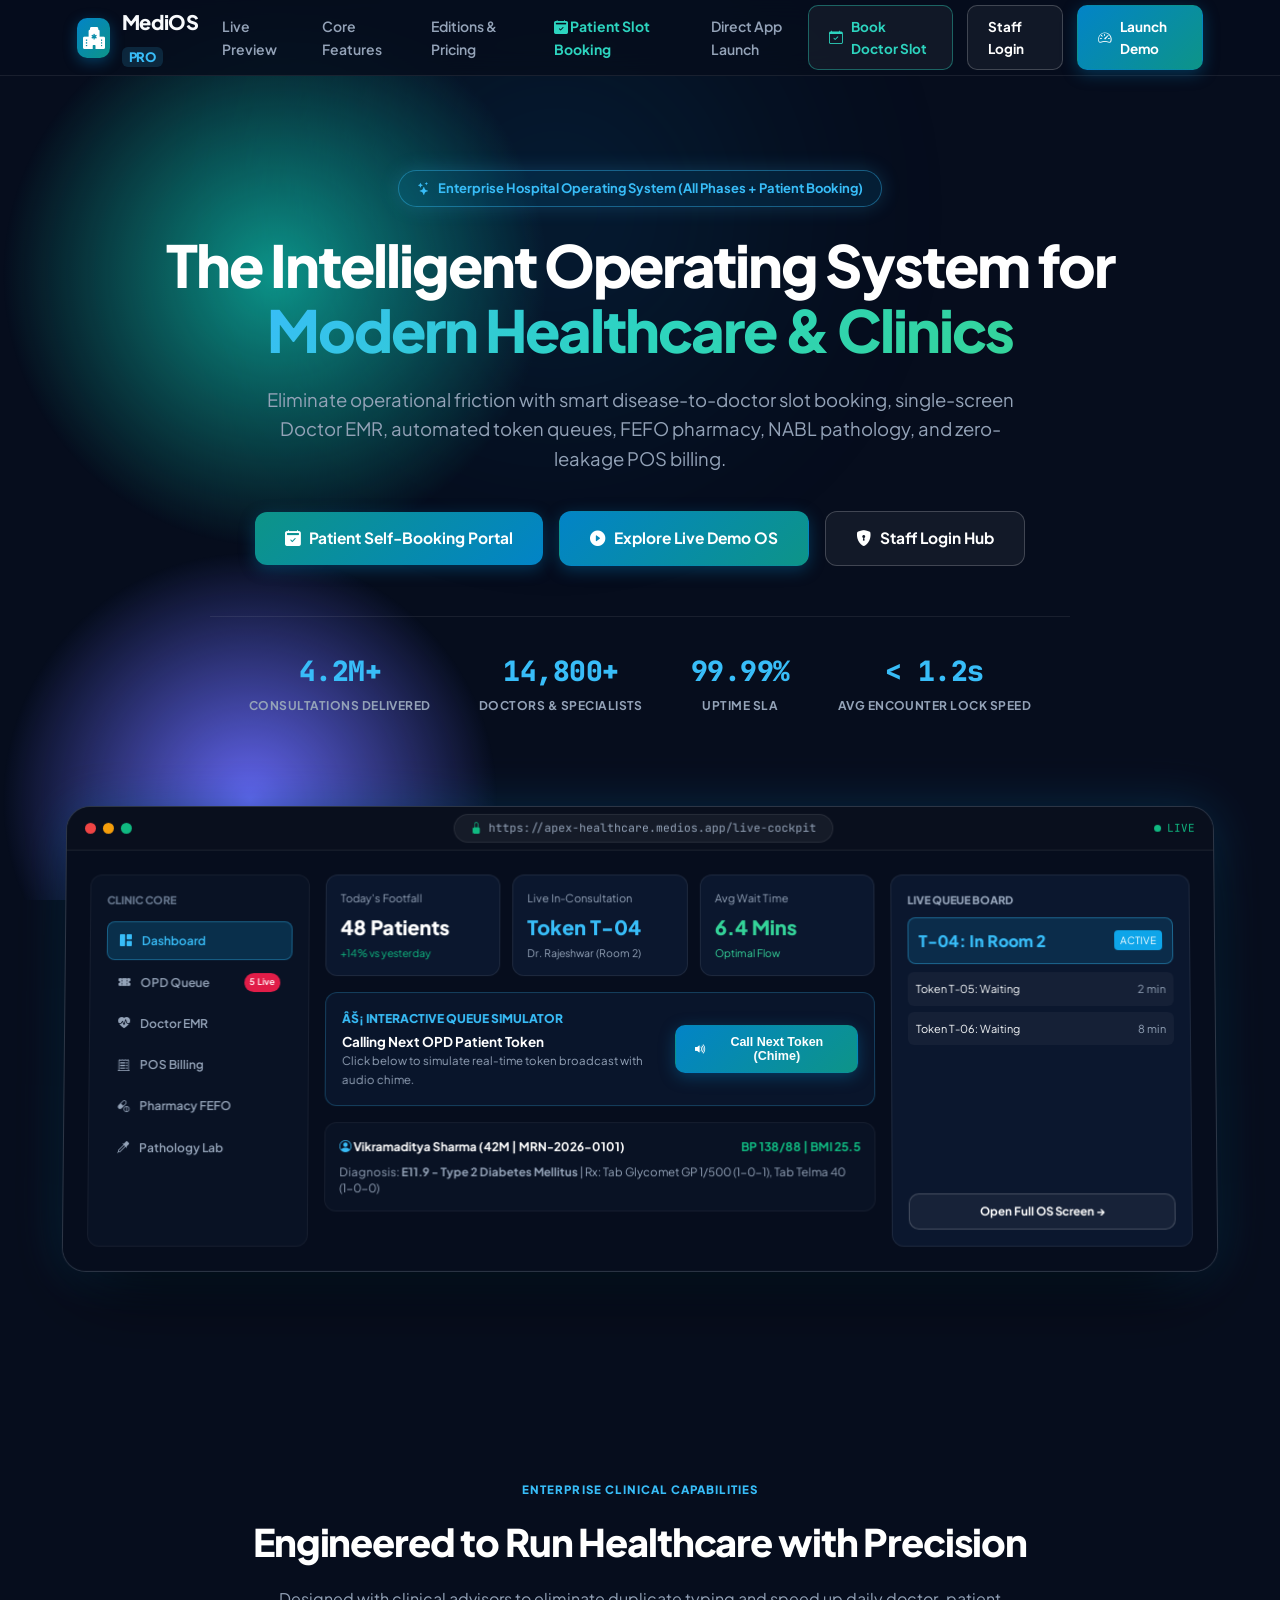
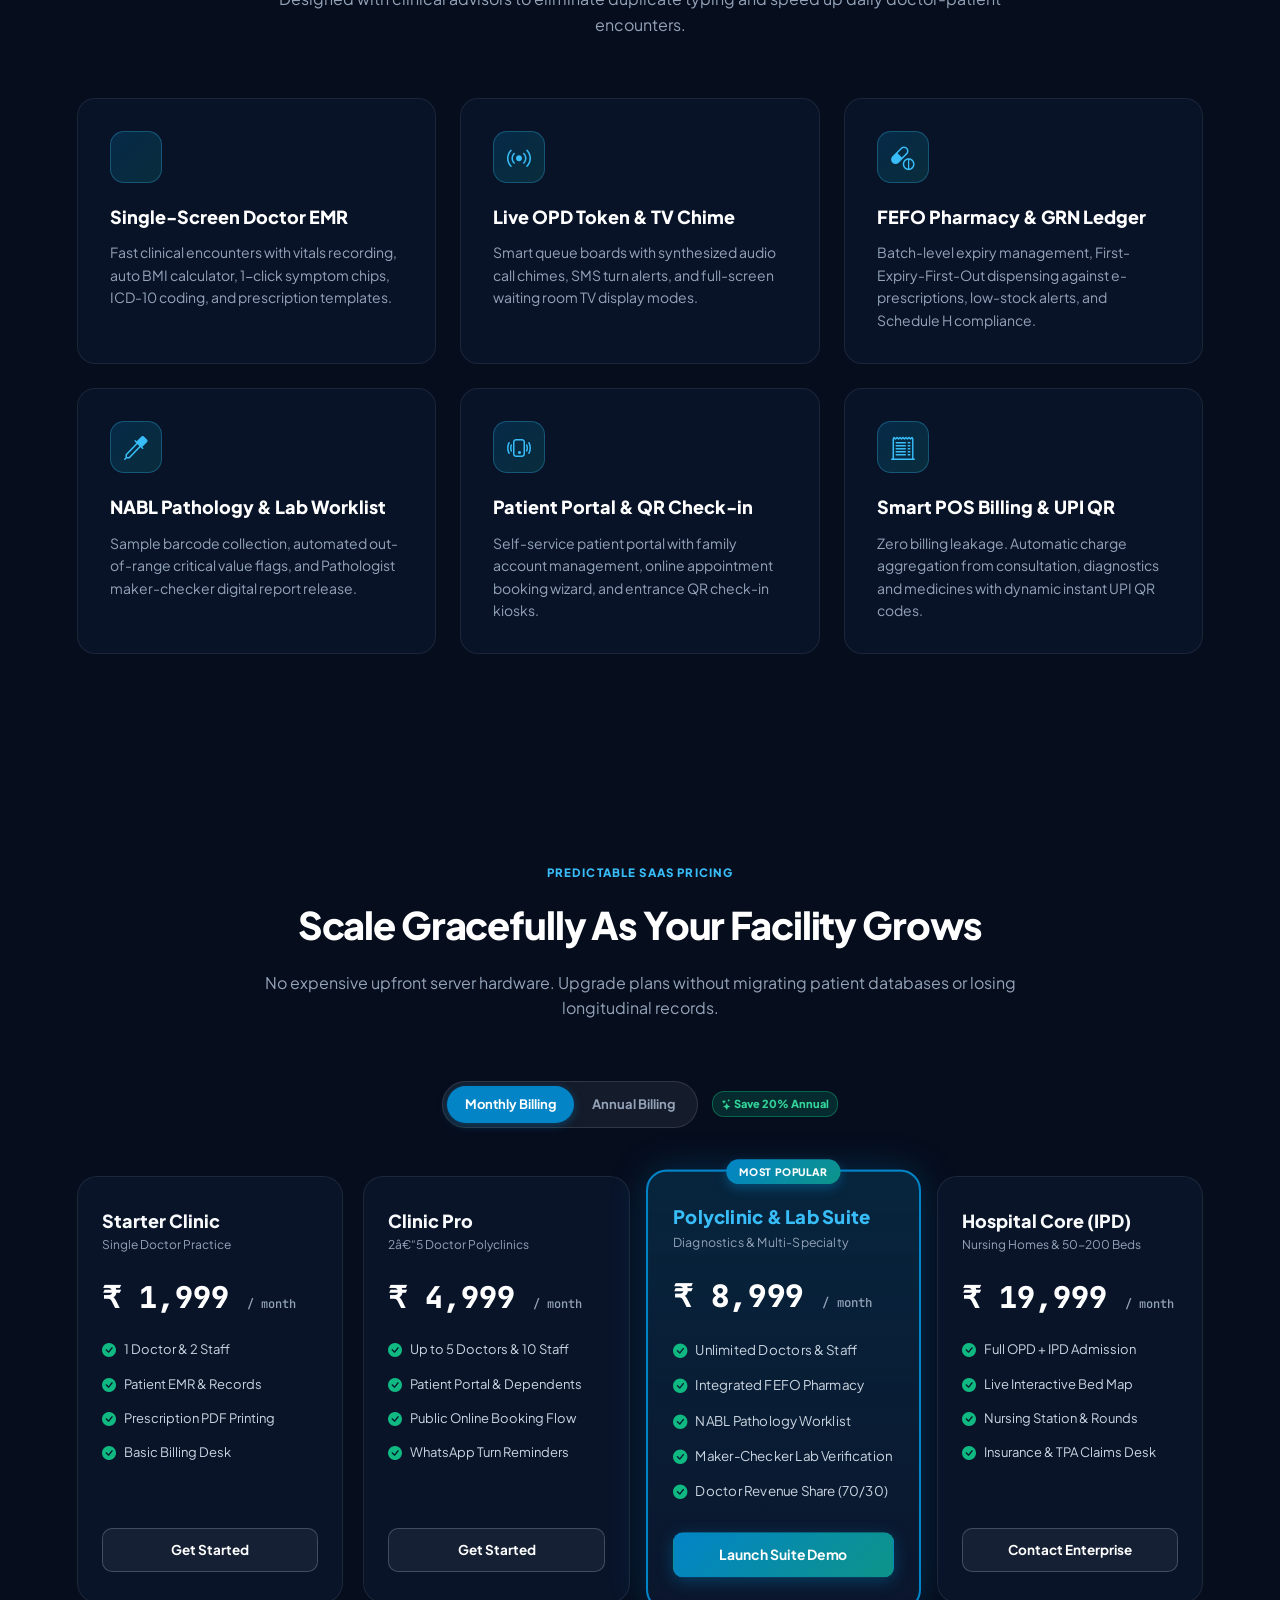
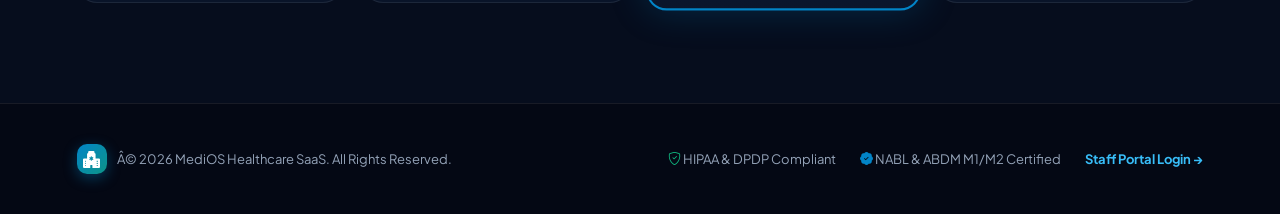
<file: index.html>
<!DOCTYPE html>
<html lang="en">
<head>
    <meta charset="UTF-8">
    <meta name="viewport" content="width=device-width, initial-scale=1.0">
    <title>MediOS Pro — Next-Gen Hospital & Healthcare Operating System</title>
    <!-- Fonts & Icons -->
    <link rel="preconnect" href="https://fonts.googleapis.com">
    <link rel="preconnect" href="https://fonts.gstatic.com" crossorigin>
    <link href="https://fonts.googleapis.com/css2?family=JetBrains+Mono:wght@400;500;700&family=Plus+Jakarta+Sans:wght@300;400;500;600;700;800;900&display=swap" rel="stylesheet">
    <link rel="stylesheet" href="https://cdn.jsdelivr.net/npm/bootstrap-icons@1.11.3/font/bootstrap-icons.min.css">
    
    <style>
        :root {
            --primary: #0284c7;
            --primary-light: #38bdf8;
            --primary-dark: #0369a1;
            --teal: #0d9488;
            --teal-light: #2dd4bf;
            --teal-dark: #0f766e;
            --emerald: #10b981;
            --rose: #f43f5e;
            --navy-950: #040814;
            --navy-900: #060d1d;
            --navy-800: #0b1528;
            --navy-700: #13223f;
            --slate-800: #1e293b;
            --slate-700: #334155;
            --slate-400: #94a3b8;
            --text-light: #f8fafc;
            --radius-md: 10px;
            --radius-lg: 16px;
            --radius-xl: 24px;
            --font-sans: 'Plus Jakarta Sans', system-ui, sans-serif;
            --font-mono: 'JetBrains Mono', monospace;
        }

        * {
            box-sizing: border-box;
            margin: 0;
            padding: 0;
        }

        body {
            font-family: var(--font-sans);
            background-color: var(--navy-900);
            color: var(--text-light);
            line-height: 1.6;
            overflow-x: hidden;
            -webkit-font-smoothing: antialiased;
            position: relative;
        }

        a { text-decoration: none; color: inherit; }

        /* Background Ambient Glows */
        .ambient-bg {
            position: fixed;
            top: 0;
            left: 0;
            width: 100vw;
            height: 100vh;
            pointer-events: none;
            z-index: 0;
            overflow: hidden;
        }

        .ambient-glow {
            position: absolute;
            border-radius: 50%;
            filter: blur(100px);
            opacity: 0.18;
            animation: floatGlow 16s ease-in-out infinite alternate;
        }

        .ambient-glow-1 {
            top: -10%;
            left: 20%;
            width: 600px;
            height: 600px;
            background: radial-gradient(circle, #0284c7 0%, transparent 70%);
        }

        .ambient-glow-2 {
            top: 45%;
            right: -5%;
            width: 550px;
            height: 550px;
            background: radial-gradient(circle, #0d9488 0%, transparent 70%);
            animation-delay: -6s;
        }

        .ambient-glow-3 {
            bottom: -10%;
            left: 10%;
            width: 500px;
            height: 500px;
            background: radial-gradient(circle, #6366f1 0%, transparent 70%);
            animation-delay: -10s;
        }

        @keyframes floatGlow {
            0% { transform: translate(0, 0) scale(1); }
            50% { transform: translate(40px, -30px) scale(1.1); }
            100% { transform: translate(-30px, 30px) scale(0.95); }
        }

        /* Navbar */
        .landing-nav {
            position: fixed;
            top: 0;
            left: 0;
            right: 0;
            height: 76px;
            background: rgba(6, 13, 29, 0.85);
            backdrop-filter: blur(14px);
            border-bottom: 1px solid rgba(255, 255, 255, 0.08);
            z-index: 1000;
            display: flex;
            align-items: center;
            justify-content: space-between;
            padding: 0 6%;
            transition: all 0.3s ease;
        }

        .brand-logo {
            display: flex;
            align-items: center;
            gap: 12px;
            font-size: 20px;
            font-weight: 900;
            letter-spacing: -0.02em;
        }

        .brand-logo-badge {
            width: 40px;
            height: 40px;
            border-radius: 10px;
            background: linear-gradient(135deg, #0284c7, #0d9488);
            display: flex;
            align-items: center;
            justify-content: center;
            color: white;
            font-size: 22px;
            box-shadow: 0 4px 14px rgba(2, 132, 199, 0.4);
            animation: pulseSoft 3s ease-in-out infinite;
        }

        @keyframes pulseSoft {
            0%, 100% { transform: scale(1); box-shadow: 0 4px 14px rgba(2, 132, 199, 0.4); }
            50% { transform: scale(1.05); box-shadow: 0 6px 20px rgba(14, 165, 233, 0.6); }
        }

        .nav-links {
            display: flex;
            align-items: center;
            gap: 32px;
            font-size: 14px;
            font-weight: 600;
            color: var(--slate-400);
        }

        .nav-links a {
            transition: color 0.2s ease;
            position: relative;
        }

        .nav-links a:hover {
            color: white;
        }

        .nav-links a::after {
            content: '';
            position: absolute;
            bottom: -6px;
            left: 0;
            width: 0%;
            height: 2px;
            background: #38bdf8;
            transition: width 0.2s ease;
        }

        .nav-links a:hover::after {
            width: 100%;
        }

        .nav-cta-group {
            display: flex;
            align-items: center;
            gap: 14px;
        }

        .btn {
            display: inline-flex;
            align-items: center;
            justify-content: center;
            gap: 8px;
            padding: 10px 20px;
            border-radius: var(--radius-md);
            font-size: 13.5px;
            font-weight: 700;
            border: 1px solid transparent;
            cursor: pointer;
            transition: all 0.25s cubic-bezier(0.16, 1, 0.3, 1);
            text-decoration: none;
            position: relative;
            overflow: hidden;
        }

        .btn-outline {
            background: rgba(255, 255, 255, 0.05);
            border-color: rgba(255, 255, 255, 0.2);
            color: white;
        }

        .btn-outline:hover {
            background: rgba(255, 255, 255, 0.12);
            border-color: rgba(56, 189, 248, 0.6);
            color: #38bdf8;
            transform: translateY(-2px);
        }

        .btn-primary {
            background: linear-gradient(135deg, #0284c7 0%, #0d9488 100%);
            color: white;
            box-shadow: 0 4px 16px rgba(2, 132, 199, 0.35);
        }

        .btn-primary:hover {
            transform: translateY(-2px) scale(1.02);
            box-shadow: 0 8px 26px rgba(2, 132, 199, 0.6);
        }

        .btn-lg {
            padding: 14px 30px;
            font-size: 15.5px;
            border-radius: 12px;
        }

        /* Hero Section */
        .hero-section {
            padding: 170px 5% 90px;
            text-align: center;
            position: relative;
            z-index: 1;
        }

        .hero-pill-badge {
            display: inline-flex;
            align-items: center;
            gap: 8px;
            padding: 7px 18px;
            border-radius: 9999px;
            background: rgba(2, 132, 199, 0.14);
            border: 1px solid rgba(56, 189, 248, 0.4);
            color: #38bdf8;
            font-size: 13px;
            font-weight: 700;
            margin-bottom: 26px;
            animation: floatSmooth 4s ease-in-out infinite;
            box-shadow: 0 0 20px rgba(56, 189, 248, 0.2);
        }

        @keyframes floatSmooth {
            0%, 100% { transform: translateY(0); }
            50% { transform: translateY(-6px); }
        }

        .hero-headline {
            font-size: 58px;
            font-weight: 900;
            line-height: 1.12;
            letter-spacing: -0.035em;
            max-width: 980px;
            margin: 0 auto 22px;
            color: #ffffff;
        }

        .hero-headline span {
            background: linear-gradient(135deg, #38bdf8 0%, #2dd4bf 50%, #34d399 100%);
            -webkit-background-clip: text;
            -webkit-text-fill-color: transparent;
        }

        .hero-subtext {
            font-size: 18.5px;
            color: var(--slate-400);
            max-width: 760px;
            margin: 0 auto 38px;
            font-weight: 400;
            line-height: 1.6;
        }

        .hero-cta-wrap {
            display: flex;
            align-items: center;
            justify-content: center;
            gap: 16px;
            margin-bottom: 50px;
        }

        .trust-metrics-strip {
            display: flex;
            justify-content: center;
            gap: 48px;
            padding-top: 32px;
            border-top: 1px solid rgba(255, 255, 255, 0.08);
            max-width: 860px;
            margin: 0 auto;
        }

        .metric-item {
            text-align: center;
        }

        .metric-val {
            font-size: 28px;
            font-weight: 900;
            color: #38bdf8;
            font-family: var(--font-mono);
            letter-spacing: -0.02em;
        }

        .metric-label {
            font-size: 12px;
            color: var(--slate-400);
            text-transform: uppercase;
            font-weight: 700;
            letter-spacing: 0.04em;
            margin-top: 2px;
        }

        /* Mockup Window Preview */
        .preview-window-container {
            max-width: 1180px;
            margin: 0 auto;
            border-radius: var(--radius-xl);
            background: var(--navy-800);
            border: 1px solid rgba(255, 255, 255, 0.14);
            box-shadow: 0 30px 80px -20px rgba(0, 0, 0, 0.8), 0 0 50px rgba(2, 132, 199, 0.25);
            overflow: hidden;
            position: relative;
            transform: perspective(1000px) rotateX(1deg);
            transition: transform 0.4s ease;
        }

        .preview-window-container:hover {
            transform: perspective(1000px) rotateX(0deg) translateY(-4px);
        }

        .mockup-titlebar {
            height: 44px;
            background: #090f1d;
            border-bottom: 1px solid rgba(255, 255, 255, 0.08);
            display: flex;
            align-items: center;
            justify-content: space-between;
            padding: 0 18px;
            font-size: 12px;
            color: var(--slate-400);
        }

        .traffic-lights {
            display: flex;
            gap: 7px;
        }

        .traffic-dot {
            width: 11px;
            height: 11px;
            border-radius: 50%;
        }

        .dot-red { background: #ef4444; }
        .dot-yellow { background: #f59e0b; }
        .dot-green { background: #10b981; }

        .mockup-address-bar {
            background: rgba(255, 255, 255, 0.05);
            border: 1px solid rgba(255, 255, 255, 0.08);
            padding: 4px 16px;
            border-radius: 20px;
            font-family: var(--font-mono);
            font-size: 11.5px;
            color: #94a3b8;
            display: flex;
            align-items: center;
            gap: 6px;
        }

        .mockup-content {
            padding: 24px;
            background: #060d1d;
            display: grid;
            grid-template-columns: 220px 1fr 300px;
            gap: 16px;
            text-align: left;
            min-height: 420px;
        }

        .mock-sidebar {
            background: #091224;
            border-radius: 12px;
            padding: 16px;
            border: 1px solid rgba(255, 255, 255, 0.05);
        }

        .mock-nav-item {
            padding: 9px 12px;
            border-radius: 8px;
            font-size: 12px;
            font-weight: 600;
            color: var(--slate-400);
            display: flex;
            align-items: center;
            gap: 10px;
            margin-bottom: 4px;
            transition: all 0.2s ease;
            cursor: pointer;
        }

        .mock-nav-item.active {
            background: rgba(14, 165, 233, 0.2);
            color: #38bdf8;
            border: 1px solid rgba(56, 189, 248, 0.35);
        }

        .mock-main {
            display: flex;
            flex-direction: column;
            gap: 16px;
        }

        .mock-kpi-row {
            display: grid;
            grid-template-columns: repeat(3, 1fr);
            gap: 12px;
        }

        .mock-kpi-card {
            background: #0b172e;
            border: 1px solid rgba(255, 255, 255, 0.08);
            border-radius: 12px;
            padding: 14px;
            transition: transform 0.2s ease;
        }

        .mock-kpi-card:hover {
            transform: translateY(-2px);
            border-color: rgba(56, 189, 248, 0.4);
        }

        .mock-right {
            background: #0b172e;
            border-radius: 12px;
            padding: 16px;
            border: 1px solid rgba(255, 255, 255, 0.08);
            display: flex;
            flex-direction: column;
            justify-content: space-between;
        }

        /* Features Section */
        .features-section {
            padding: 110px 6%;
            position: relative;
            z-index: 1;
        }

        .section-header {
            text-align: center;
            max-width: 780px;
            margin: 0 auto 60px;
        }

        .section-tag {
            font-size: 11.5px;
            font-weight: 800;
            text-transform: uppercase;
            letter-spacing: 0.1em;
            color: #38bdf8;
            margin-bottom: 12px;
        }

        .section-title {
            font-size: 38px;
            font-weight: 900;
            letter-spacing: -0.03em;
            color: white;
            margin-bottom: 14px;
        }

        .section-desc {
            font-size: 16px;
            color: var(--slate-400);
        }

        .features-grid {
            display: grid;
            grid-template-columns: repeat(3, 1fr);
            gap: 24px;
            max-width: 1200px;
            margin: 0 auto;
        }

        .feature-box {
            background: rgba(11, 23, 46, 0.7);
            border: 1px solid rgba(255, 255, 255, 0.08);
            border-radius: 18px;
            padding: 32px;
            transition: all 0.3s cubic-bezier(0.16, 1, 0.3, 1);
            backdrop-filter: blur(12px);
            position: relative;
            overflow: hidden;
        }

        .feature-box::before {
            content: '';
            position: absolute;
            top: 0;
            left: 0;
            right: 0;
            height: 2px;
            background: linear-gradient(90deg, transparent, #0ea5e9, transparent);
            opacity: 0;
            transition: opacity 0.3s ease;
        }

        .feature-box:hover {
            transform: translateY(-6px);
            border-color: rgba(56, 189, 248, 0.35);
            box-shadow: 0 20px 40px -10px rgba(0, 0, 0, 0.5), 0 0 25px rgba(2, 132, 199, 0.15);
        }

        .feature-box:hover::before {
            opacity: 1;
        }

        .feature-icon-wrap {
            width: 52px;
            height: 52px;
            border-radius: 14px;
            background: linear-gradient(135deg, rgba(2, 132, 199, 0.2), rgba(13, 148, 136, 0.2));
            border: 1px solid rgba(56, 189, 248, 0.3);
            display: flex;
            align-items: center;
            justify-content: center;
            font-size: 24px;
            color: #38bdf8;
            margin-bottom: 20px;
        }

        .feature-box h3 {
            font-size: 18px;
            font-weight: 800;
            color: white;
            margin-bottom: 10px;
        }

        .feature-box p {
            font-size: 14px;
            color: var(--slate-400);
            line-height: 1.6;
        }

        /* Pricing Section & Interactive Billing Switch */
        .pricing-section {
            padding: 100px 6%;
            position: relative;
            z-index: 1;
        }

        .billing-toggle-wrap {
            display: flex;
            align-items: center;
            justify-content: center;
            gap: 14px;
            margin-bottom: 48px;
        }

        .billing-toggle-btn {
            background: rgba(255, 255, 255, 0.06);
            border: 1px solid rgba(255, 255, 255, 0.12);
            padding: 4px;
            border-radius: 30px;
            display: flex;
            align-items: center;
            cursor: pointer;
        }

        .toggle-option {
            padding: 8px 18px;
            border-radius: 24px;
            font-size: 13px;
            font-weight: 700;
            color: var(--slate-400);
            transition: all 0.2s ease;
        }

        .toggle-option.active {
            background: #0284c7;
            color: white;
            box-shadow: 0 2px 10px rgba(2, 132, 199, 0.4);
        }

        .save-badge {
            background: rgba(16, 185, 129, 0.18);
            border: 1px solid rgba(16, 185, 129, 0.4);
            color: #34d399;
            font-size: 11px;
            font-weight: 800;
            padding: 3px 8px;
            border-radius: 12px;
        }

        .pricing-grid {
            display: grid;
            grid-template-columns: repeat(4, 1fr);
            gap: 20px;
            max-width: 1280px;
            margin: 0 auto;
        }

        .pricing-card {
            background: rgba(11, 23, 46, 0.8);
            border: 1px solid rgba(255, 255, 255, 0.08);
            border-radius: 20px;
            padding: 30px 24px;
            display: flex;
            flex-direction: column;
            justify-content: space-between;
            position: relative;
            transition: all 0.3s cubic-bezier(0.16, 1, 0.3, 1);
        }

        .pricing-card:hover {
            transform: translateY(-6px);
            border-color: rgba(56, 189, 248, 0.4);
            box-shadow: 0 20px 40px -10px rgba(0, 0, 0, 0.6);
        }

        .pricing-card.featured {
            background: linear-gradient(180deg, rgba(14, 165, 233, 0.16) 0%, rgba(11, 23, 46, 0.95) 100%);
            border: 2px solid #0284c7;
            box-shadow: 0 0 35px rgba(2, 132, 199, 0.25);
            transform: scale(1.03);
        }

        .pricing-card.featured:hover {
            transform: scale(1.03) translateY(-6px);
        }

        .price-badge {
            position: absolute;
            top: -12px;
            left: 50%;
            transform: translateX(-50%);
            background: linear-gradient(135deg, #0284c7, #0d9488);
            color: white;
            font-size: 10px;
            font-weight: 900;
            padding: 4px 12px;
            border-radius: 20px;
            letter-spacing: 0.06em;
            box-shadow: 0 4px 10px rgba(2, 132, 199, 0.4);
        }

        .price-number {
            font-size: 30px;
            font-weight: 900;
            color: white;
            margin: 18px 0;
            font-family: var(--font-mono);
        }

        .feature-check-list {
            display: flex;
            flex-direction: column;
            gap: 12px;
            margin-bottom: 28px;
            font-size: 13px;
            color: #cbd5e1;
        }

        .feature-check-item {
            display: flex;
            align-items: center;
            gap: 8px;
        }

        .feature-check-item i {
            color: #10b981;
            font-size: 14px;
        }

        /* Footer */
        .landing-footer {
            border-top: 1px solid rgba(255, 255, 255, 0.08);
            padding: 40px 6%;
            display: flex;
            align-items: center;
            justify-content: space-between;
            font-size: 13px;
            color: var(--slate-400);
            background: #040814;
            position: relative;
            z-index: 1;
        }

        @media (max-width: 1024px) {
            .hero-headline { font-size: 42px; }
            .preview-window-container { display: none; }
            .features-grid { grid-template-columns: repeat(2, 1fr); }
            .pricing-grid { grid-template-columns: repeat(2, 1fr); gap: 20px; }
            .pricing-card.featured { transform: none; }
        }

        @media (max-width: 768px) {
            .nav-links { display: none; }
            .features-grid { grid-template-columns: 1fr; }
            .pricing-grid { grid-template-columns: 1fr; }
            .landing-footer { flex-direction: column; gap: 16px; text-align: center; }
            .trust-metrics-strip { flex-direction: column; gap: 18px; }
        }
    </style>
</head>
<body>

    <!-- Ambient Glowing Orbs -->
    <div class="ambient-bg">
        <div class="ambient-glow ambient-glow-1"></div>
        <div class="ambient-glow-2"></div>
        <div class="ambient-glow-3"></div>
    </div>

    <!-- Navigation -->
    <nav class="landing-nav">
        <div class="brand-logo">
            <div class="brand-logo-badge">
                <i class="bi bi-hospital-fill"></i>
            </div>
            <span>MediOS <span style="color: #38bdf8; font-size: 13px; font-weight: 800; background: rgba(56, 189, 248, 0.15); padding: 2px 7px; border-radius: 6px;">PRO</span></span>
        </div>

        <div class="nav-links">
            <a href="#preview">Live Preview</a>
            <a href="#features">Core Features</a>
            <a href="#pricing">Editions & Pricing</a>
            <a href="dashboard.html#view=online-booking" style="color: #2dd4bf; font-weight: 700;"><i class="bi bi-calendar2-check-fill"></i> Patient Slot Booking</a>
            <a href="dashboard.html">Direct App Launch</a>
        </div>

        <div class="nav-cta-group">
            <a href="dashboard.html#view=online-booking" class="btn btn-outline" style="border-color: rgba(45, 212, 191, 0.4); color: #2dd4bf;"><i class="bi bi-calendar-check"></i> Book Doctor Slot</a>
            <a href="login.html" class="btn btn-outline">Staff Login</a>
            <a href="dashboard.html" class="btn btn-primary"><i class="bi bi-speedometer2"></i> Launch Demo</a>
        </div>
    </nav>

    <!-- Hero Section -->
    <section class="hero-section">
        <div class="hero-pill-badge">
            <i class="bi bi-stars" style="color: #38bdf8;"></i> Enterprise Hospital Operating System (All Phases + Patient Booking)
        </div>

        <h1 class="hero-headline">
            The Intelligent Operating System for <span>Modern Healthcare & Clinics</span>
        </h1>

        <p class="hero-subtext">
            Eliminate operational friction with smart disease-to-doctor slot booking, single-screen Doctor EMR, automated token queues, FEFO pharmacy, NABL pathology, and zero-leakage POS billing.
        </p>

        <div class="hero-cta-wrap">
            <a href="dashboard.html#view=online-booking" class="btn btn-primary btn-lg" style="background: linear-gradient(135deg, #0d9488, #0284c7); border: none;"><i class="bi bi-calendar2-check-fill"></i> Patient Self-Booking Portal</a>
            <a href="dashboard.html" class="btn btn-primary btn-lg"><i class="bi bi-play-circle-fill"></i> Explore Live Demo OS</a>
            <a href="login.html" class="btn btn-outline btn-lg"><i class="bi bi-shield-lock-fill"></i> Staff Login Hub</a>
        </div>

        <div class="trust-metrics-strip">
            <div class="metric-item">
                <div class="metric-val" data-target="4.2">4.2M+</div>
                <div class="metric-label">Consultations Delivered</div>
            </div>
            <div class="metric-item">
                <div class="metric-val" data-target="14800">14,800+</div>
                <div class="metric-label">Doctors & Specialists</div>
            </div>
            <div class="metric-item">
                <div class="metric-val" data-target="99.99">99.99%</div>
                <div class="metric-label">Uptime SLA</div>
            </div>
            <div class="metric-item">
                <div class="metric-val">< 1.2s</div>
                <div class="metric-label">Avg Encounter Lock Speed</div>
            </div>
        </div>
    </section>

    <!-- Interactive Live Preview Mockup -->
    <section id="preview" style="padding: 0 5% 100px; position: relative; z-index: 1;">
        <div class="preview-window-container">
            <div class="mockup-titlebar">
                <div class="traffic-lights">
                    <div class="traffic-dot dot-red"></div>
                    <div class="traffic-dot dot-yellow"></div>
                    <div class="traffic-dot dot-green"></div>
                </div>
                <div class="mockup-address-bar">
                    <i class="bi bi-lock-fill" style="color: #10b981;"></i> https://apex-healthcare.medios.app/live-cockpit
                </div>
                <div style="font-family: var(--font-mono); font-size: 11px; color: #10b981; display: flex; align-items: center; gap: 6px;">
                    <span style="width: 7px; height: 7px; border-radius: 50%; background: #10b981; display: inline-block;"></span> LIVE
                </div>
            </div>

            <div class="mockup-content">
                <!-- Mock Sidebar -->
                <div class="mock-sidebar">
                    <div style="font-size: 11px; font-weight: 800; color: #64748b; text-transform: uppercase; margin-bottom: 12px;">CLINIC CORE</div>
                    <div class="mock-nav-item active"><i class="bi bi-grid-1x2-fill"></i> Dashboard</div>
                    <div class="mock-nav-item"><i class="bi bi-ticket-perforated-fill"></i> OPD Queue <span style="margin-left: auto; background: #e11d48; color: white; font-size: 9px; padding: 2px 5px; border-radius: 10px;">5 Live</span></div>
                    <div class="mock-nav-item"><i class="bi bi-heart-pulse-fill"></i> Doctor EMR</div>
                    <div class="mock-nav-item"><i class="bi bi-receipt-cutoff"></i> POS Billing</div>
                    <div class="mock-nav-item"><i class="bi bi-capsule-pill"></i> Pharmacy FEFO</div>
                    <div class="mock-nav-item"><i class="bi bi-eyedropper"></i> Pathology Lab</div>
                </div>

                <!-- Mock Main Workspace -->
                <div class="mock-main">
                    <div class="mock-kpi-row">
                        <div class="mock-kpi-card">
                            <div style="font-size: 11px; color: #94a3b8;">Today's Footfall</div>
                            <div style="font-size: 20px; font-weight: 800; color: white; margin-top: 4px;" id="heroKpiFootfall">48 Patients</div>
                            <div style="font-size: 10.5px; color: #10b981; margin-top: 2px;">+14% vs yesterday</div>
                        </div>
                        <div class="mock-kpi-card">
                            <div style="font-size: 11px; color: #94a3b8;">Live In-Consultation</div>
                            <div style="font-size: 20px; font-weight: 800; color: #38bdf8; margin-top: 4px;">Token <span id="heroActiveTokenNum">T-04</span></div>
                            <div style="font-size: 10.5px; color: #94a3b8; margin-top: 2px;">Dr. Rajeshwar (Room 2)</div>
                        </div>
                        <div class="mock-kpi-card">
                            <div style="font-size: 11px; color: #94a3b8;">Avg Wait Time</div>
                            <div style="font-size: 20px; font-weight: 800; color: #34d399; margin-top: 4px;">6.4 Mins</div>
                            <div style="font-size: 10.5px; color: #34d399; margin-top: 2px;">Optimal Flow</div>
                        </div>
                    </div>

                    <!-- Interactive Queue Simulator Card -->
                    <div style="background: #09152b; border: 1px solid rgba(56, 189, 248, 0.25); border-radius: 12px; padding: 16px; display: flex; align-items: center; justify-content: space-between;">
                        <div>
                            <div style="font-size: 12px; font-weight: 800; color: #38bdf8; text-transform: uppercase;">âš¡ Interactive Queue Simulator</div>
                            <div style="font-size: 13.5px; font-weight: 700; color: white; margin-top: 2px;">Calling Next OPD Patient Token</div>
                            <div style="font-size: 11.5px; color: #94a3b8;">Click below to simulate real-time token broadcast with audio chime.</div>
                        </div>
                        <button class="btn btn-primary" id="heroSimulateTokenBtn" style="padding: 9px 18px; font-size: 12.5px;">
                            <i class="bi bi-volume-up-fill"></i> Call Next Token (Chime)
                        </button>
                    </div>

                    <!-- Doctor Quick EMR Snippet -->
                    <div style="background: #091224; border: 1px solid rgba(255, 255, 255, 0.05); border-radius: 12px; padding: 14px; font-size: 12px;">
                        <div style="display: flex; justify-content: space-between; margin-bottom: 8px;">
                            <span style="font-weight: 700; color: white;"><i class="bi bi-person-circle" style="color: #38bdf8;"></i> Vikramaditya Sharma (42M | MRN-2026-0101)</span>
                            <span style="color: #10b981; font-weight: 700;">BP 138/88 | BMI 25.5</span>
                        </div>
                        <div style="color: #94a3b8; font-size: 11.5px; line-height: 1.4;">
                            Diagnosis: <strong>E11.9 - Type 2 Diabetes Mellitus</strong> | Rx: Tab Glycomet GP 1/500 (1-0-1), Tab Telma 40 (1-0-0)
                        </div>
                    </div>
                </div>

                <!-- Mock Right Panel -->
                <div class="mock-right">
                    <div>
                        <div style="font-size: 11px; font-weight: 800; color: #94a3b8; text-transform: uppercase; margin-bottom: 8px;">Live Queue Board</div>
                        <div style="background: rgba(14, 165, 233, 0.15); border: 1px solid rgba(56, 189, 248, 0.4); padding: 10px; border-radius: 8px; margin-bottom: 8px; display: flex; justify-content: space-between; align-items: center;">
                            <span style="font-weight: 800; color: #38bdf8;" id="heroBoardCurrentToken">T-04: In Room 2</span>
                            <span style="font-size: 10px; background: #0ea5e9; color: white; padding: 2px 6px; border-radius: 4px;">ACTIVE</span>
                        </div>
                        <div style="background: rgba(255, 255, 255, 0.04); padding: 8px; border-radius: 6px; margin-bottom: 6px; display: flex; justify-content: space-between; font-size: 11px;" id="heroNextQueue1">
                            <span>Token T-05: Waiting</span>
                            <span style="color: #94a3b8;">2 min</span>
                        </div>
                        <div style="background: rgba(255, 255, 255, 0.04); padding: 8px; border-radius: 6px; display: flex; justify-content: space-between; font-size: 11px;" id="heroNextQueue2">
                            <span>Token T-06: Waiting</span>
                            <span style="color: #94a3b8;">8 min</span>
                        </div>
                    </div>
                    <a href="dashboard.html" class="btn btn-outline" style="width: 100%; font-size: 11.5px; padding: 8px;">
                        Open Full OS Screen →
                    </a>
                </div>
            </div>
        </div>
    </section>

    <!-- Core Features Grid -->
    <section class="features-section" id="features">
        <div class="section-header">
            <div class="section-tag">Enterprise Clinical Capabilities</div>
            <h2 class="section-title">Engineered to Run Healthcare with Precision</h2>
            <p class="section-desc">Designed with clinical advisors to eliminate duplicate typing and speed up daily doctor-patient encounters.</p>
        </div>

        <div class="features-grid">
            <div class="feature-box">
                <div class="feature-icon-wrap"><i class="bi bi-stethoscope"></i></div>
                <h3>Single-Screen Doctor EMR</h3>
                <p>Fast clinical encounters with vitals recording, auto BMI calculator, 1-click symptom chips, ICD-10 coding, and prescription templates.</p>
            </div>

            <div class="feature-box">
                <div class="feature-icon-wrap"><i class="bi bi-broadcast"></i></div>
                <h3>Live OPD Token & TV Chime</h3>
                <p>Smart queue boards with synthesized audio call chimes, SMS turn alerts, and full-screen waiting room TV display modes.</p>
            </div>

            <div class="feature-box">
                <div class="feature-icon-wrap"><i class="bi bi-capsule-pill"></i></div>
                <h3>FEFO Pharmacy & GRN Ledger</h3>
                <p>Batch-level expiry management, First-Expiry-First-Out dispensing against e-prescriptions, low-stock alerts, and Schedule H compliance.</p>
            </div>

            <div class="feature-box">
                <div class="feature-icon-wrap"><i class="bi bi-eyedropper"></i></div>
                <h3>NABL Pathology & Lab Worklist</h3>
                <p>Sample barcode collection, automated out-of-range critical value flags, and Pathologist maker-checker digital report release.</p>
            </div>

            <div class="feature-box">
                <div class="feature-icon-wrap"><i class="bi bi-phone-vibrate"></i></div>
                <h3>Patient Portal & QR Check-in</h3>
                <p>Self-service patient portal with family account management, online appointment booking wizard, and entrance QR check-in kiosks.</p>
            </div>

            <div class="feature-box">
                <div class="feature-icon-wrap"><i class="bi bi-receipt-cutoff"></i></div>
                <h3>Smart POS Billing & UPI QR</h3>
                <p>Zero billing leakage. Automatic charge aggregation from consultation, diagnostics and medicines with dynamic instant UPI QR codes.</p>
            </div>
        </div>
    </section>

    <!-- Pricing Editions with Interactive Toggle -->
    <section class="pricing-section" id="pricing">
        <div class="section-header">
            <div class="section-tag">Predictable SaaS Pricing</div>
            <h2 class="section-title">Scale Gracefully As Your Facility Grows</h2>
            <p class="section-desc">No expensive upfront server hardware. Upgrade plans without migrating patient databases or losing longitudinal records.</p>
        </div>

        <!-- Monthly / Annual Toggle -->
        <div class="billing-toggle-wrap">
            <div class="billing-toggle-btn" id="billingToggleSwitch">
                <div class="toggle-option active" id="optMonthly">Monthly Billing</div>
                <div class="toggle-option" id="optAnnual">Annual Billing</div>
            </div>
            <span class="save-badge"><i class="bi bi-stars"></i> Save 20% Annual</span>
        </div>

        <div class="pricing-grid">
            <div class="pricing-card">
                <div>
                    <h3 style="font-size: 18px; font-weight: 800;">Starter Clinic</h3>
                    <p style="font-size: 12px; color: var(--slate-400);">Single Doctor Practice</p>
                    <div class="price-number" id="priceStarter">₹ 1,999 <span style="font-size: 12px; font-weight: 500; color: var(--slate-400);">/ month</span></div>
                    <div class="feature-check-list">
                        <div class="feature-check-item"><i class="bi bi-check-circle-fill"></i> 1 Doctor & 2 Staff</div>
                        <div class="feature-check-item"><i class="bi bi-check-circle-fill"></i> Patient EMR & Records</div>
                        <div class="feature-check-item"><i class="bi bi-check-circle-fill"></i> Prescription PDF Printing</div>
                        <div class="feature-check-item"><i class="bi bi-check-circle-fill"></i> Basic Billing Desk</div>
                    </div>
                </div>
                <a href="login.html" class="btn btn-outline" style="width: 100%;">Get Started</a>
            </div>

            <div class="pricing-card">
                <div>
                    <h3 style="font-size: 18px; font-weight: 800;">Clinic Pro</h3>
                    <p style="font-size: 12px; color: var(--slate-400);">2â€“5 Doctor Polyclinics</p>
                    <div class="price-number" id="pricePro">₹ 4,999 <span style="font-size: 12px; font-weight: 500; color: var(--slate-400);">/ month</span></div>
                    <div class="feature-check-list">
                        <div class="feature-check-item"><i class="bi bi-check-circle-fill"></i> Up to 5 Doctors & 10 Staff</div>
                        <div class="feature-check-item"><i class="bi bi-check-circle-fill"></i> Patient Portal & Dependents</div>
                        <div class="feature-check-item"><i class="bi bi-check-circle-fill"></i> Public Online Booking Flow</div>
                        <div class="feature-check-item"><i class="bi bi-check-circle-fill"></i> WhatsApp Turn Reminders</div>
                    </div>
                </div>
                <a href="login.html" class="btn btn-outline" style="width: 100%;">Get Started</a>
            </div>

            <div class="pricing-card featured">
                <div class="price-badge">MOST POPULAR</div>
                <div>
                    <h3 style="font-size: 18px; font-weight: 800; color: #38bdf8;">Polyclinic & Lab Suite</h3>
                    <p style="font-size: 12px; color: var(--slate-400);">Diagnostics & Multi-Specialty</p>
                    <div class="price-number" id="priceSuite">₹ 8,999 <span style="font-size: 12px; font-weight: 500; color: var(--slate-400);">/ month</span></div>
                    <div class="feature-check-list">
                        <div class="feature-check-item"><i class="bi bi-check-circle-fill"></i> Unlimited Doctors & Staff</div>
                        <div class="feature-check-item"><i class="bi bi-check-circle-fill"></i> Integrated FEFO Pharmacy</div>
                        <div class="feature-check-item"><i class="bi bi-check-circle-fill"></i> NABL Pathology Worklist</div>
                        <div class="feature-check-item"><i class="bi bi-check-circle-fill"></i> Maker-Checker Lab Verification</div>
                        <div class="feature-check-item"><i class="bi bi-check-circle-fill"></i> Doctor Revenue Share (70/30)</div>
                    </div>
                </div>
                <a href="dashboard.html" class="btn btn-primary" style="width: 100%;">Launch Suite Demo</a>
            </div>

            <div class="pricing-card">
                <div>
                    <h3 style="font-size: 18px; font-weight: 800;">Hospital Core (IPD)</h3>
                    <p style="font-size: 12px; color: var(--slate-400);">Nursing Homes & 50-200 Beds</p>
                    <div class="price-number" id="priceHospital">₹ 19,999 <span style="font-size: 12px; font-weight: 500; color: var(--slate-400);">/ month</span></div>
                    <div class="feature-check-list">
                        <div class="feature-check-item"><i class="bi bi-check-circle-fill"></i> Full OPD + IPD Admission</div>
                        <div class="feature-check-item"><i class="bi bi-check-circle-fill"></i> Live Interactive Bed Map</div>
                        <div class="feature-check-item"><i class="bi bi-check-circle-fill"></i> Nursing Station & Rounds</div>
                        <div class="feature-check-item"><i class="bi bi-check-circle-fill"></i> Insurance & TPA Claims Desk</div>
                    </div>
                </div>
                <a href="login.html" class="btn btn-outline" style="width: 100%;">Contact Enterprise</a>
            </div>
        </div>
    </section>

    <!-- Footer -->
    <footer class="landing-footer">
        <div style="display: flex; align-items: center; gap: 10px;">
            <div class="brand-logo-badge" style="width: 30px; height: 30px; font-size: 17px;">
                <i class="bi bi-hospital-fill"></i>
            </div>
            <span>Â© 2026 MediOS Healthcare SaaS. All Rights Reserved.</span>
        </div>
        <div style="display: flex; gap: 24px; flex-wrap: wrap;">
            <span><i class="bi bi-shield-check" style="color: #10b981;"></i> HIPAA & DPDP Compliant</span>
            <span><i class="bi bi-patch-check-fill" style="color: #0284c7;"></i> NABL & ABDM M1/M2 Certified</span>
            <a href="login.html" style="color: #38bdf8; font-weight: 700;">Staff Portal Login →</a>
        </div>
    </footer>

    <!-- Interactive Simulator Scripts -->
    <script>
        document.addEventListener('DOMContentLoaded', () => {
            // 1. Interactive OPD Queue Simulation in Hero
            let tokenNum = 4;
            const tokenBtn = document.getElementById('heroSimulateTokenBtn');
            const activeTokenNum = document.getElementById('heroActiveTokenNum');
            const boardCurrentToken = document.getElementById('heroBoardCurrentToken');
            const nextQueue1 = document.getElementById('heroNextQueue1');
            const nextQueue2 = document.getElementById('heroNextQueue2');
            const heroKpiFootfall = document.getElementById('heroKpiFootfall');

            function playAudioChime() {
                try {
                    const AudioCtx = window.AudioContext || window.webkitAudioContext;
                    if (!AudioCtx) return;
                    const ctx = new AudioCtx();
                    const notes = [587.33, 880.00, 1174.66];
                    notes.forEach((freq, idx) => {
                        const osc = ctx.createOscillator();
                        const gain = ctx.createGain();
                        osc.type = 'sine';
                        osc.frequency.setValueAtTime(freq, ctx.currentTime + idx * 0.18);
                        gain.gain.setValueAtTime(0, ctx.currentTime + idx * 0.18);
                        gain.gain.linearRampToValueAtTime(0.3, ctx.currentTime + idx * 0.18 + 0.05);
                        gain.gain.exponentialRampToValueAtTime(0.0001, ctx.currentTime + idx * 0.18 + 0.8);
                        osc.connect(gain);
                        gain.connect(ctx.destination);
                        osc.start(ctx.currentTime + idx * 0.18);
                        osc.stop(ctx.currentTime + idx * 0.18 + 0.85);
                    });
                } catch(e) {}
            }

            if (tokenBtn) {
                tokenBtn.addEventListener('click', () => {
                    tokenNum++;
                    playAudioChime();

                    activeTokenNum.innerText = `T-0${tokenNum}`;
                    boardCurrentToken.innerHTML = `T-0${tokenNum}: In Room 2`;
                    nextQueue1.innerHTML = `<span>Token T-0${tokenNum + 1}: Waiting</span><span style="color: #94a3b8;">1 min</span>`;
                    nextQueue2.innerHTML = `<span>Token T-0${tokenNum + 2}: Waiting</span><span style="color: #94a3b8;">5 min</span>`;
                    heroKpiFootfall.innerText = `${48 + tokenNum - 4} Patients`;

                    tokenBtn.innerHTML = `<i class="bi bi-check2-circle"></i> Token T-0${tokenNum} Called!`;
                    setTimeout(() => {
                        tokenBtn.innerHTML = `<i class="bi bi-volume-up-fill"></i> Call Next Token (Chime)`;
                    }, 1400);
                });
            }

            // 2. Monthly / Annual Billing Toggle Switch
            const optMonthly = document.getElementById('optMonthly');
            const optAnnual = document.getElementById('optAnnual');
            const pStarter = document.getElementById('priceStarter');
            const pPro = document.getElementById('pricePro');
            const pSuite = document.getElementById('priceSuite');
            const pHospital = document.getElementById('priceHospital');

            function setBilling(annual) {
                if (annual) {
                    optAnnual.classList.add('active');
                    optMonthly.classList.remove('active');
                    pStarter.innerHTML = `₹ 1,599 <span style="font-size: 12px; font-weight: 500; color: var(--slate-400);">/ month (billed yearly)</span>`;
                    pPro.innerHTML = `₹ 3,999 <span style="font-size: 12px; font-weight: 500; color: var(--slate-400);">/ month (billed yearly)</span>`;
                    pSuite.innerHTML = `₹ 7,199 <span style="font-size: 12px; font-weight: 500; color: var(--slate-400);">/ month (billed yearly)</span>`;
                    pHospital.innerHTML = `₹ 15,999 <span style="font-size: 12px; font-weight: 500; color: var(--slate-400);">/ month (billed yearly)</span>`;
                } else {
                    optMonthly.classList.add('active');
                    optAnnual.classList.remove('active');
                    pStarter.innerHTML = `₹ 1,999 <span style="font-size: 12px; font-weight: 500; color: var(--slate-400);">/ month</span>`;
                    pPro.innerHTML = `₹ 4,999 <span style="font-size: 12px; font-weight: 500; color: var(--slate-400);">/ month</span>`;
                    pSuite.innerHTML = `₹ 8,999 <span style="font-size: 12px; font-weight: 500; color: var(--slate-400);">/ month</span>`;
                    pHospital.innerHTML = `₹ 19,999 <span style="font-size: 12px; font-weight: 500; color: var(--slate-400);">/ month</span>`;
                }
            }

            if (optMonthly && optAnnual) {
                optMonthly.addEventListener('click', () => setBilling(false));
                optAnnual.addEventListener('click', () => setBilling(true));
            }
        });
    </script>
</body>
</html>
</file>
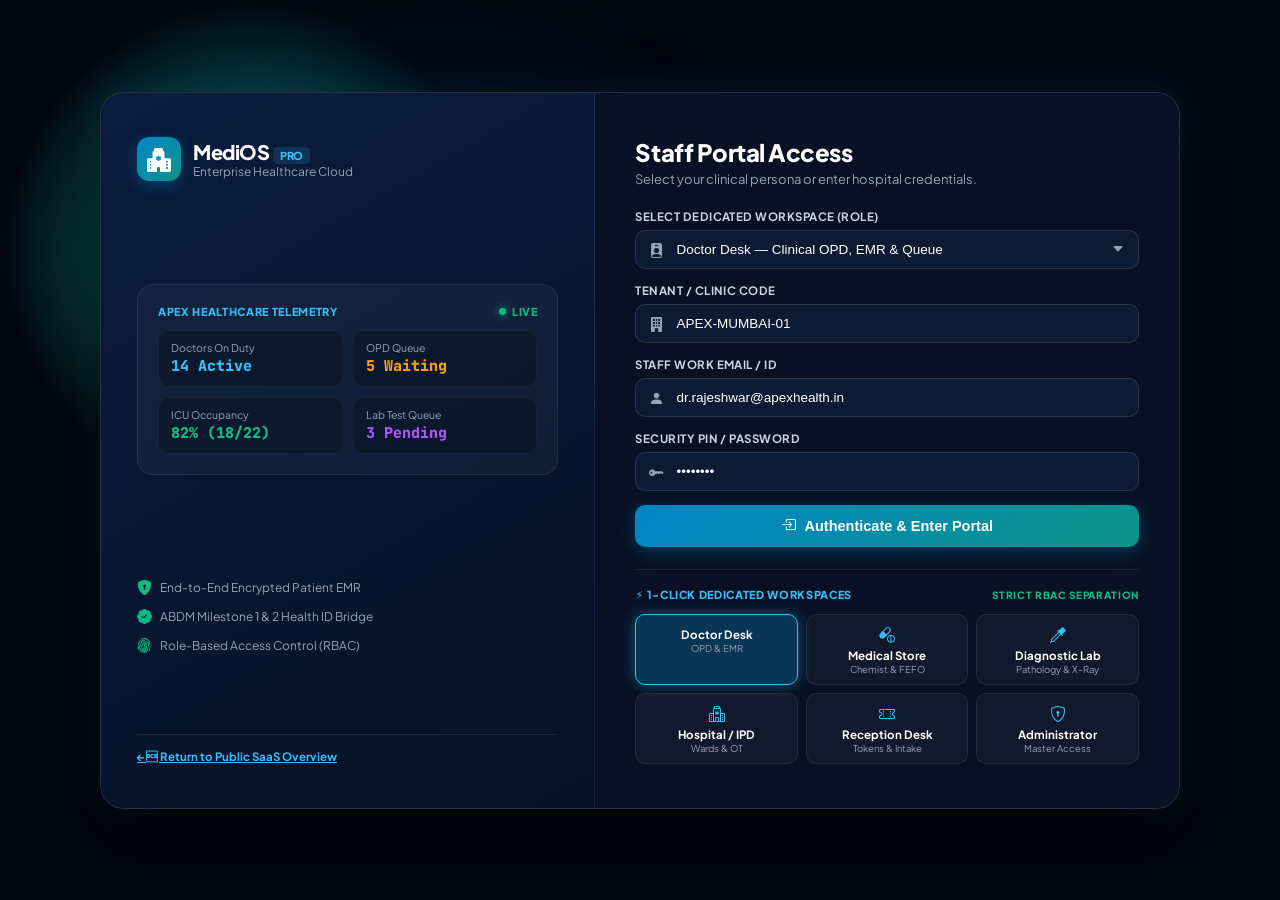
<file: login.html>
<!DOCTYPE html>
<html lang="en">
<head>
    <meta charset="UTF-8">
    <meta name="viewport" content="width=device-width, initial-scale=1.0">
    <title>MediOS Pro — Hospital & Staff Portal Login</title>
    <!-- Fonts & Icons -->
    <link rel="preconnect" href="https://fonts.googleapis.com">
    <link rel="preconnect" href="https://fonts.gstatic.com" crossorigin>
    <link href="https://fonts.googleapis.com/css2?family=JetBrains+Mono:wght@400;500;700&family=Plus+Jakarta+Sans:wght@300;400;500;600;700;800&display=swap" rel="stylesheet">
    <link rel="stylesheet" href="https://cdn.jsdelivr.net/npm/bootstrap-icons@1.11.3/font/bootstrap-icons.min.css">
    
    <style>
        :root {
            --primary: #0284c7;
            --teal: #0d9488;
            --emerald: #10b981;
            --navy-950: #030712;
            --navy-900: #060d1d;
            --navy-800: #0b1528;
            --navy-700: #13223f;
            --slate-700: #334155;
            --slate-400: #94a3b8;
            --font-sans: 'Plus Jakarta Sans', system-ui, sans-serif;
            --font-mono: 'JetBrains Mono', monospace;
        }

        * { box-sizing: border-box; margin: 0; padding: 0; }

        body {
            font-family: var(--font-sans);
            background-color: var(--navy-950);
            color: #f8fafc;
            min-height: 100vh;
            display: flex;
            align-items: center;
            justify-content: center;
            padding: 24px;
            overflow-x: hidden;
            position: relative;
        }

        /* Ambient Glow Layer */
        .ambient-bg {
            position: fixed;
            top: 0;
            left: 0;
            width: 100vw;
            height: 100vh;
            pointer-events: none;
            z-index: 0;
            overflow: hidden;
        }

        .ambient-glow {
            position: absolute;
            border-radius: 50%;
            filter: blur(100px);
            opacity: 0.18;
            animation: floatGlow 14s ease-in-out infinite alternate;
        }

        .ambient-glow-1 {
            top: 5%;
            left: 15%;
            width: 500px;
            height: 500px;
            background: radial-gradient(circle, #0284c7 0%, transparent 70%);
        }

        .ambient-glow-2 {
            bottom: 5%;
            right: 15%;
            width: 500px;
            height: 500px;
            background: radial-gradient(circle, #0d9488 0%, transparent 70%);
            animation-delay: -7s;
        }

        @keyframes floatGlow {
            0% { transform: translate(0, 0); }
            100% { transform: translate(30px, -20px); }
        }

        .login-wrapper {
            width: 100%;
            max-width: 1080px;
            min-height: 650px;
            background: var(--navy-800);
            border: 1px solid rgba(255, 255, 255, 0.12);
            border-radius: 24px;
            box-shadow: 0 30px 70px rgba(0, 0, 0, 0.7), 0 0 40px rgba(2, 132, 199, 0.15);
            display: grid;
            grid-template-columns: 1fr 1.18fr;
            overflow: hidden;
            position: relative;
            z-index: 1;
            backdrop-filter: blur(16px);
        }

        /* Left Side: Brand Visual & Live Telemetry */
        .login-brand-panel {
            background: linear-gradient(150deg, #0a1c3d 0%, #061126 100%);
            padding: 44px 36px;
            display: flex;
            flex-direction: column;
            justify-content: space-between;
            border-right: 1px solid rgba(255, 255, 255, 0.08);
            position: relative;
        }

        .brand-header {
            display: flex;
            align-items: center;
            gap: 12px;
        }

        .brand-badge {
            width: 44px;
            height: 44px;
            border-radius: 12px;
            background: linear-gradient(135deg, #0284c7, #0d9488);
            display: flex;
            align-items: center;
            justify-content: center;
            font-size: 24px;
            color: white;
            box-shadow: 0 4px 14px rgba(2, 132, 199, 0.4);
        }

        .brand-title {
            font-size: 20px;
            font-weight: 800;
            letter-spacing: -0.02em;
        }

        .brand-title span {
            font-size: 11px;
            color: #38bdf8;
            background: rgba(56, 189, 248, 0.15);
            padding: 2px 7px;
            border-radius: 5px;
            font-weight: 800;
        }

        /* Live Telemetry Radar Box */
        .telemetry-box {
            background: rgba(255, 255, 255, 0.04);
            border: 1px solid rgba(255, 255, 255, 0.08);
            border-radius: 16px;
            padding: 20px;
            margin: 24px 0;
            position: relative;
            overflow: hidden;
        }

        .telemetry-box::after {
            content: '';
            position: absolute;
            top: 0;
            left: -100%;
            width: 50%;
            height: 100%;
            background: linear-gradient(90deg, transparent, rgba(56, 189, 248, 0.1), transparent);
            animation: scanSheen 3s infinite;
        }

        @keyframes scanSheen {
            0% { left: -100%; }
            100% { left: 200%; }
        }

        .telemetry-header {
            display: flex;
            align-items: center;
            justify-content: space-between;
            font-size: 11px;
            font-weight: 800;
            color: #38bdf8;
            text-transform: uppercase;
            letter-spacing: 0.06em;
            margin-bottom: 12px;
        }

        .live-dot-beacon {
            display: flex;
            align-items: center;
            gap: 6px;
            color: #10b981;
        }

        .live-dot-beacon span {
            width: 7px;
            height: 7px;
            border-radius: 50%;
            background: #10b981;
            box-shadow: 0 0 8px #10b981;
        }

        .telemetry-grid {
            display: grid;
            grid-template-columns: 1fr 1fr;
            gap: 10px;
        }

        .telemetry-item {
            background: rgba(0, 0, 0, 0.25);
            padding: 10px 12px;
            border-radius: 10px;
            border: 1px solid rgba(255, 255, 255, 0.05);
        }

        .telemetry-item .label {
            font-size: 10.5px;
            color: #94a3b8;
        }

        .telemetry-item .value {
            font-size: 15px;
            font-weight: 800;
            color: white;
            font-family: var(--font-mono);
            margin-top: 2px;
        }

        .security-tags-list {
            display: flex;
            flex-direction: column;
            gap: 10px;
            font-size: 12px;
            color: var(--slate-400);
        }

        .security-tags-list span {
            display: flex;
            align-items: center;
            gap: 8px;
        }

        .security-tags-list i {
            color: #10b981;
            font-size: 15px;
        }

        /* Right Side: Login Form */
        .login-form-panel {
            padding: 44px 40px;
            display: flex;
            flex-direction: column;
            justify-content: center;
            background: #081124;
            position: relative;
        }

        .form-heading {
            font-size: 24px;
            font-weight: 800;
            color: white;
            margin-bottom: 4px;
            letter-spacing: -0.02em;
        }

        .form-subheading {
            font-size: 13px;
            color: var(--slate-400);
            margin-bottom: 22px;
        }

        .form-group {
            margin-bottom: 14px;
        }

        .form-label {
            display: block;
            font-size: 11.5px;
            font-weight: 700;
            color: #cbd5e1;
            margin-bottom: 6px;
            text-transform: uppercase;
            letter-spacing: 0.04em;
        }

        .input-wrap {
            position: relative;
        }

        .input-wrap i {
            position: absolute;
            left: 14px;
            top: 50%;
            transform: translateY(-50%);
            color: var(--slate-400);
            font-size: 15px;
        }

        .form-control {
            width: 100%;
            padding: 11px 14px 11px 40px;
            border-radius: 10px;
            background: #0d1a33;
            border: 1px solid rgba(255, 255, 255, 0.12);
            color: white;
            font-size: 13.5px;
            outline: none;
            transition: all 0.2s ease;
        }

        .form-control:focus {
            border-color: #38bdf8;
            background: #112242;
            box-shadow: 0 0 0 3px rgba(56, 189, 248, 0.18);
        }

        select.form-control {
            appearance: none;
            background-image: url("data:image/svg+xml,%3Csvg xmlns='http://www.w3.org/2000/svg' width='12' height='12' fill='%2394a3b8' viewBox='0 0 16 16'%3E%3Cpath d='M7.247 11.14 2.451 5.658C1.885 5.013 2.345 4 3.204 4h9.592a1 1 0 0 1 .753 1.659l-4.796 5.48a1 1 0 0 1-1.506 0z'/%3E%3C/svg%3E");
            background-repeat: no-repeat;
            background-position: right 14px center;
            padding-right: 36px;
            cursor: pointer;
        }

        select.form-control option {
            background: #0b1528;
            color: #f8fafc;
            padding: 8px;
        }

        .btn-login {
            width: 100%;
            padding: 13px;
            background: linear-gradient(135deg, #0284c7 0%, #0d9488 100%);
            color: white;
            border: none;
            border-radius: 10px;
            font-weight: 800;
            font-size: 14.5px;
            cursor: pointer;
            box-shadow: 0 4px 16px rgba(2, 132, 199, 0.35);
            transition: all 0.2s ease;
            display: flex;
            align-items: center;
            justify-content: center;
            gap: 8px;
            position: relative;
            overflow: hidden;
        }

        .btn-login:hover {
            transform: translateY(-2px);
            box-shadow: 0 6px 22px rgba(2, 132, 199, 0.55);
        }

        /* 1-Click Demo Personas */
        .demo-personas-section {
            margin-top: 22px;
            padding-top: 18px;
            border-top: 1px solid rgba(255, 255, 255, 0.08);
        }

        .demo-title {
            font-size: 11px;
            font-weight: 800;
            color: #38bdf8;
            text-transform: uppercase;
            letter-spacing: 0.06em;
            margin-bottom: 12px;
            display: flex;
            align-items: center;
            justify-content: space-between;
        }

        .personas-grid {
            display: grid;
            grid-template-columns: repeat(3, 1fr);
            gap: 8px;
        }

        .persona-btn {
            background: rgba(255, 255, 255, 0.04);
            border: 1px solid rgba(255, 255, 255, 0.08);
            border-radius: 10px;
            padding: 9px 8px;
            text-align: center;
            cursor: pointer;
            transition: all 0.2s cubic-bezier(0.16, 1, 0.3, 1);
            color: white;
        }

        .persona-btn:hover {
            background: rgba(14, 165, 233, 0.16);
            border-color: rgba(56, 189, 248, 0.4);
            transform: translateY(-2px);
        }

        .persona-btn.active-selected {
            background: rgba(14, 165, 233, 0.25);
            border-color: #38bdf8;
            box-shadow: 0 0 14px rgba(56, 189, 248, 0.4);
        }

        .persona-btn i {
            font-size: 16px;
            color: #38bdf8;
            margin-bottom: 3px;
            display: block;
        }

        .persona-btn .p-name {
            font-size: 11.5px;
            font-weight: 700;
            white-space: nowrap;
            overflow: hidden;
            text-overflow: ellipsis;
        }

        .persona-btn .p-sub {
            font-size: 9.5px;
            color: var(--slate-400);
        }

        /* Login Progress Bar */
        .login-progress-overlay {
            position: absolute;
            top: 0;
            left: 0;
            width: 100%;
            height: 4px;
            background: linear-gradient(90deg, #0ea5e9, #10b981);
            display: none;
            animation: progressScan 1.2s infinite ease-in-out;
        }

        @keyframes progressScan {
            0% { transform: scaleX(0); transform-origin: left; }
            50% { transform: scaleX(1); transform-origin: left; }
            50.1% { transform: scaleX(1); transform-origin: right; }
            100% { transform: scaleX(0); transform-origin: right; }
        }

        @media (max-width: 900px) {
            .login-wrapper { grid-template-columns: 1fr; }
            .login-brand-panel { display: none; }
        }
    </style>
</head>
<body>

    <!-- Ambient Glowing Orbs -->
    <div class="ambient-bg">
        <div class="ambient-glow ambient-glow-1"></div>
        <div class="ambient-glow-2"></div>
    </div>

    <div class="login-wrapper">
        <div class="login-progress-overlay" id="loginProgress"></div>

        <!-- Left Brand & Telemetry Panel -->
        <div class="login-brand-panel">
            <div class="brand-header">
                <div class="brand-badge">
                    <i class="bi bi-hospital-fill"></i>
                </div>
                <div>
                    <div class="brand-title">MediOS <span>PRO</span></div>
                    <div style="font-size: 12px; color: var(--slate-400);">Enterprise Healthcare Cloud</div>
                </div>
            </div>

            <!-- Live Telemetry Monitor -->
            <div class="telemetry-box">
                <div class="telemetry-header">
                    <span>Apex Healthcare Telemetry</span>
                    <div class="live-dot-beacon">
                        <span></span> LIVE
                    </div>
                </div>
                <div class="telemetry-grid">
                    <div class="telemetry-item">
                        <div class="label">Doctors On Duty</div>
                        <div class="value" style="color: #38bdf8;">14 Active</div>
                    </div>
                    <div class="telemetry-item">
                        <div class="label">OPD Queue</div>
                        <div class="value" style="color: #f59e0b;">5 Waiting</div>
                    </div>
                    <div class="telemetry-item">
                        <div class="label">ICU Occupancy</div>
                        <div class="value" style="color: #10b981;">82% (18/22)</div>
                    </div>
                    <div class="telemetry-item">
                        <div class="label">Lab Test Queue</div>
                        <div class="value" style="color: #a855f7;">3 Pending</div>
                    </div>
                </div>
            </div>

            <div class="security-tags-list">
                <span><i class="bi bi-shield-lock-fill"></i> End-to-End Encrypted Patient EMR</span>
                <span><i class="bi bi-patch-check-fill"></i> ABDM Milestone 1 & 2 Health ID Bridge</span>
                <span><i class="bi bi-fingerprint"></i> Role-Based Access Control (RBAC)</span>
            </div>

            <div style="font-size: 11.5px; color: var(--slate-400); border-top: 1px solid rgba(255,255,255,0.08); padding-top: 14px;">
                <a href="index.html" style="color: #38bdf8; font-weight: 700;">← Return to Public SaaS Overview</a>
            </div>
        </div>

        <!-- Right Side: Login Form -->
        <div class="login-form-panel">
            <h2 class="form-heading">Staff Portal Access</h2>
            <p class="form-subheading">Select your clinical persona or enter hospital credentials.</p>

            <form id="loginForm" onsubmit="handleLoginSubmit(event)">
                <div class="form-group">
                    <label class="form-label">Select Dedicated Workspace (Role)</label>
                    <div class="input-wrap">
                        <i class="bi bi-person-badge-fill"></i>
                        <select class="form-control" id="inputRoleSelect" onchange="syncRoleFromDropdown()">
                            <option value="Doctor">Doctor Desk — Clinical OPD, EMR & Queue</option>
                            <option value="Pharmacist">Medical Store / Chemist — Pharmacy & FEFO Stock</option>
                            <option value="Pathologist">Diagnostic Laboratory — Pathology & X-Ray Reports</option>
                            <option value="Hospital Admin">Hospital Admin — IPD Wards, Beds & OT Suite</option>
                            <option value="Reception Desk">Reception Desk — Front Desk & Patient Intake</option>
                            <option value="Super Admin">Super Administrator — Full Master ERP Access</option>
                        </select>
                    </div>
                </div>

                <div class="form-group">
                    <label class="form-label">Tenant / Clinic Code</label>
                    <div class="input-wrap">
                        <i class="bi bi-building-fill"></i>
                        <input type="text" class="form-control" id="inputTenantCode" value="APEX-MUMBAI-01" required>
                    </div>
                </div>

                <div class="form-group">
                    <label class="form-label">Staff Work Email / ID</label>
                    <div class="input-wrap">
                        <i class="bi bi-person-fill"></i>
                        <input type="text" class="form-control" id="inputEmail" value="dr.rajeshwar@apexhealth.in" required>
                    </div>
                </div>

                <div class="form-group">
                    <label class="form-label">Security PIN / Password</label>
                    <div class="input-wrap">
                        <i class="bi bi-key-fill"></i>
                        <input type="password" class="form-control" id="inputPassword" value="••••••••" required>
                    </div>
                </div>

                <button type="submit" class="btn-login" id="submitLoginBtn">
                    <i class="bi bi-box-arrow-in-right"></i> Authenticate & Enter Portal
                </button>
            </form>

            <!-- 1-Click Fast Persona Switcher -->
            <div class="demo-personas-section">
                <div class="demo-title">
                    <span>⚡ 1-Click Dedicated Workspaces</span>
                    <span style="font-size: 10px; color: #10b981;">Strict RBAC Separation</span>
                </div>

                <div class="personas-grid">
                    <div class="persona-btn active-selected" id="pbtn-Doctor" onclick="selectPersona('Doctor', 'dr.rajeshwar@apexhealth.in', 'Dr. Rajeshwar S. (MD Med)')">
                        <i class="bi bi-stethoscope"></i>
                        <div class="p-name">Doctor Desk</div>
                        <div class="p-sub">OPD & EMR</div>
                    </div>

                    <div class="persona-btn" id="pbtn-Pharmacist" onclick="selectPersona('Pharmacist', 'pharmacy@apexhealth.in', 'Suresh Nair (Head Pharm)')">
                        <i class="bi bi-capsule-pill"></i>
                        <div class="p-name">Medical Store</div>
                        <div class="p-sub">Chemist & FEFO</div>
                    </div>

                    <div class="persona-btn" id="pbtn-Pathologist" onclick="selectPersona('Pathologist', 'lab@apexhealth.in', 'Dr. Sunita Rao (Path MD)')">
                        <i class="bi bi-eyedropper"></i>
                        <div class="p-name">Diagnostic Lab</div>
                        <div class="p-sub">Pathology & X-Ray</div>
                    </div>

                    <div class="persona-btn" id="pbtn-HospitalAdmin" onclick="selectPersona('Hospital Admin', 'hospital@apexhealth.in', 'Dr. Anand Mehra (Medical Supt)')">
                        <i class="bi bi-hospital"></i>
                        <div class="p-name">Hospital / IPD</div>
                        <div class="p-sub">Wards & OT</div>
                    </div>

                    <div class="persona-btn" id="pbtn-ReceptionDesk" onclick="selectPersona('Reception Desk', 'reception@apexhealth.in', 'Pooja K. (Front Desk)')">
                        <i class="bi bi-ticket-perforated"></i>
                        <div class="p-name">Reception Desk</div>
                        <div class="p-sub">Tokens & Intake</div>
                    </div>

                    <div class="persona-btn" id="pbtn-SuperAdmin" onclick="selectPersona('Super Admin', 'admin@apexhealth.in', 'Apex Group Administrator')">
                        <i class="bi bi-shield-lock"></i>
                        <div class="p-name">Administrator</div>
                        <div class="p-sub">Master Access</div>
                    </div>
                </div>
            </div>
        </div>
    </div>

    <script>
        const RoleDirectory = {
            'Doctor': { email: 'dr.rajeshwar@apexhealth.in', name: 'Dr. Rajeshwar S. (MD Med)', pbtn: 'pbtn-Doctor' },
            'Pharmacist': { email: 'pharmacy@apexhealth.in', name: 'Suresh Nair (Head Pharm)', pbtn: 'pbtn-Pharmacist' },
            'Pathologist': { email: 'lab@apexhealth.in', name: 'Dr. Sunita Rao (Path MD)', pbtn: 'pbtn-Pathologist' },
            'Hospital Admin': { email: 'hospital@apexhealth.in', name: 'Dr. Anand Mehra (Medical Supt)', pbtn: 'pbtn-HospitalAdmin' },
            'Reception Desk': { email: 'reception@apexhealth.in', name: 'Pooja K. (Front Desk)', pbtn: 'pbtn-ReceptionDesk' },
            'Super Admin': { email: 'admin@apexhealth.in', name: 'Apex Group Administrator', pbtn: 'pbtn-SuperAdmin' }
        };

        function playClickSound() {
            try {
                const AudioCtx = window.AudioContext || window.webkitAudioContext;
                if (!AudioCtx) return;
                const ctx = new AudioCtx();
                const osc = ctx.createOscillator();
                const gain = ctx.createGain();
                osc.type = 'sine';
                osc.frequency.setValueAtTime(640, ctx.currentTime);
                gain.gain.setValueAtTime(0.15, ctx.currentTime);
                gain.gain.exponentialRampToValueAtTime(0.001, ctx.currentTime + 0.08);
                osc.connect(gain);
                gain.connect(ctx.destination);
                osc.start();
                osc.stop(ctx.currentTime + 0.09);
            } catch(e) {}
        }

        function syncRoleFromDropdown() {
            const role = document.getElementById('inputRoleSelect').value;
            const meta = RoleDirectory[role];
            if (meta) {
                document.getElementById('inputEmail').value = meta.email;
                document.querySelectorAll('.persona-btn').forEach(btn => btn.classList.remove('active-selected'));
                const btn = document.getElementById(meta.pbtn);
                if (btn) btn.classList.add('active-selected');
            }
        }

        function selectPersona(role, email, name) {
            playClickSound();
            document.querySelectorAll('.persona-btn').forEach(btn => btn.classList.remove('active-selected'));
            const clicked = event ? event.currentTarget : document.getElementById(RoleDirectory[role]?.pbtn);
            if (clicked) clicked.classList.add('active-selected');

            document.getElementById('inputRoleSelect').value = role;
            document.getElementById('inputEmail').value = email;
            
            // Auto login animation
            const btn = document.getElementById('submitLoginBtn');
            const progress = document.getElementById('loginProgress');
            progress.style.display = 'block';
            btn.innerHTML = `<i class="bi bi-arrow-repeat spin"></i> Loading ${role} Workspace...`;

            sessionStorage.setItem('medios_user_role', role);
            sessionStorage.setItem('medios_user_name', name);

            setTimeout(() => {
                window.location.href = 'dashboard.html';
            }, 600);
        }

        function handleLoginSubmit(e) {
            e.preventDefault();
            playClickSound();
            const role = document.getElementById('inputRoleSelect').value || 'Doctor';
            const meta = RoleDirectory[role] || { name: 'Hospital Staff' };

            const btn = document.getElementById('submitLoginBtn');
            const progress = document.getElementById('loginProgress');
            progress.style.display = 'block';
            btn.innerHTML = `<i class="bi bi-arrow-repeat spin"></i> Loading ${role} Workspace...`;

            sessionStorage.setItem('medios_user_role', role);
            sessionStorage.setItem('medios_user_name', meta.name);

            setTimeout(() => {
                window.location.href = 'dashboard.html';
            }, 650);
        }
    </script>
</body>
</html>
</file>
